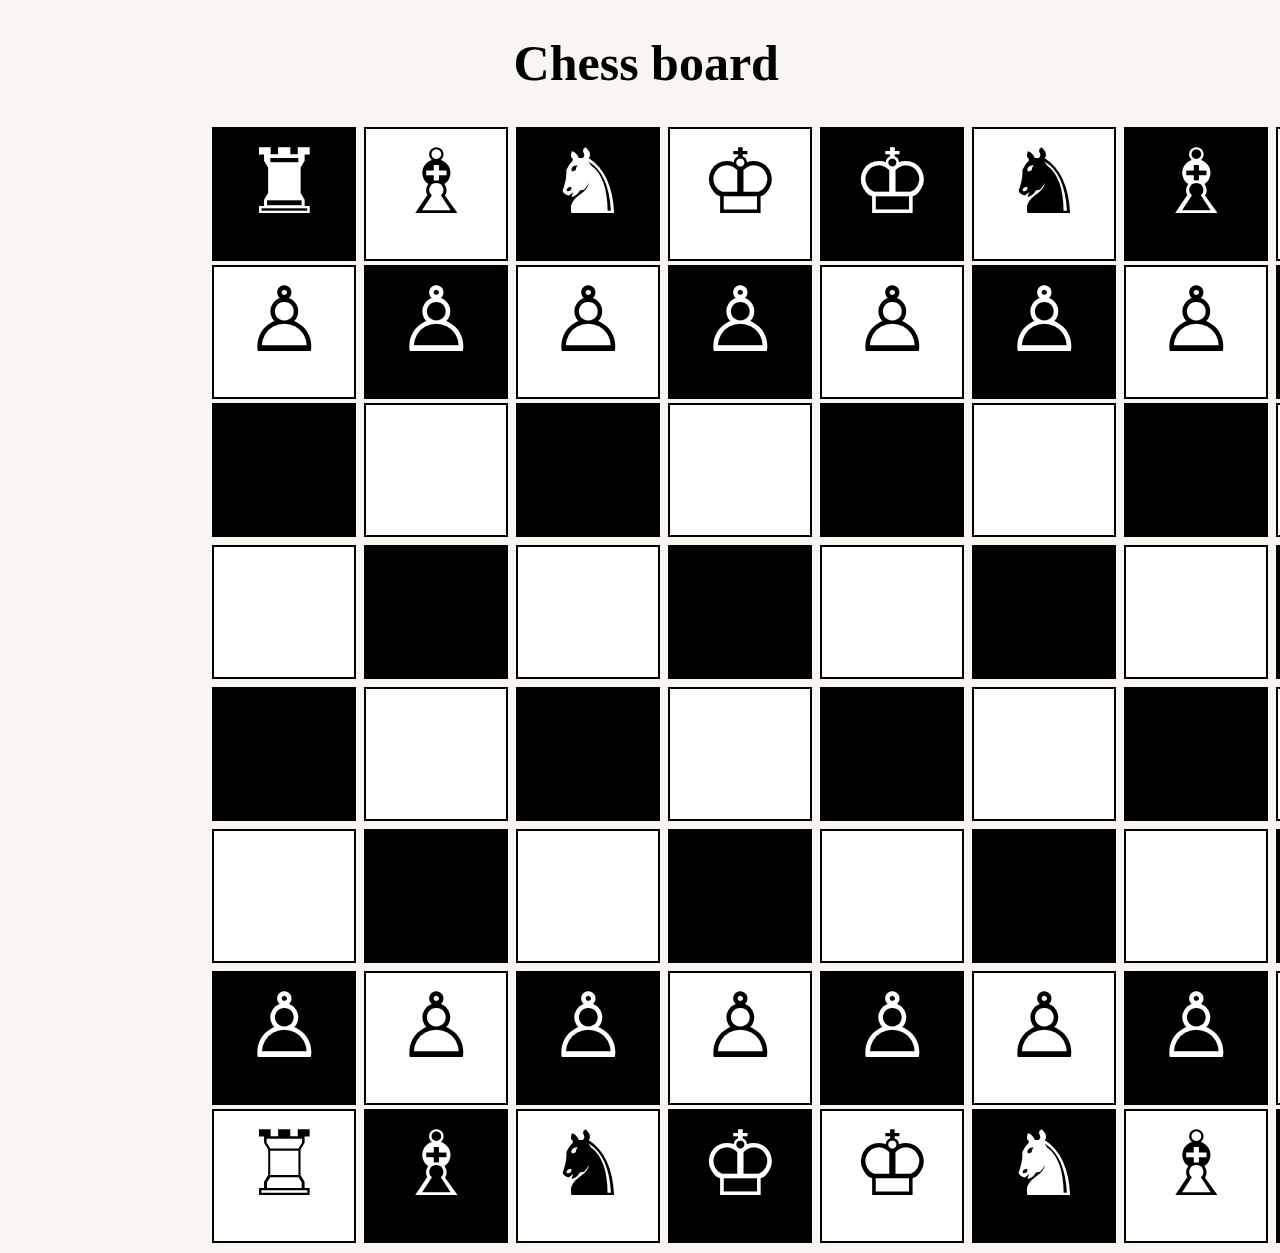
<file: index.html>
<!DOCTYPE html>
<html lang="en">
<head>
    <meta charset="UTF-8">
    <meta http-equiv="X-UA-Compatible" content="IE=edge">
    <meta name="viewport" content="width=device-width, initial-scale=1.0">
    <title>Document</title>
    <link rel="stylesheet" href="style.css">
    <style>
        .box{
            width: 140px;
            height: 130px;
            display: inline-table;
            border: 2px solid black;
            margin: 2px;
            font-size: 90px;
            text-align: center;
            position: relative;
            
            left: 16%;
            
        }
        .black{
            background-color: black;
            color:white;
            background-image: url(https://unsplash.com/s/photos/chess);
        }
            
            
        body{
            background-color: rgba(234, 226, 210, 0.293);
            
        }
        .white{
            background-color: white;
        }
        .black:hover{color: rgb(255, 0, 0);
            
        }
        .white:hover{
            color: rgb(0, 0, 255);
        }
        .p2{
            position: relative;
            left: 40%;
            font-size: 50px;
            
        }
       
       
    </style>
</head>
<body>
    <h1 class="p2">Chess board</h1>
   
    <div>
        <div class="box black">&#9820;</div>
        <div class="box white">&#9815;</div>
        <div class="box black">&#9822;</div>
        <div class="box white">&#9812;</div>
        <div class="box black">&#9812;</div>
        <div class="box white">&#9822;</div> 
        <div class="box black ">&#9815;</div>
        <div class="box white ">&#9820;</div>   

    </div>
    <div>
        <div class="box white">&#9817;</div>
        <div class="box black">&#9817;</div>
        <div class="box white">&#9817;</div>
        <div class="box black">&#9817;</div>
        <div class="box white">&#9817;</div>
        <div class="box black">&#9817;</div> 
        <div class="box white ">&#9817;</div>
        <div class="box black ">&#9817;</div>   

    </div>
    <div>
        <div class="box black"></div>
        <div class="box white"></div>
        <div class="box black"></div>
        <div class="box white"></div>
        <div class="box black"></div>
        <div class="box white"></div> 
        <div class="box black "></div>
        <div class="box white "></div>   

    </div>
    <div>
        <div class="box white"></div>
        <div class="box black"></div>
        <div class="box white"></div>
        <div class="box black"></div>
        <div class="box white"></div>
        <div class="box black"></div> 
        <div class="box white "></div>
        <div class="box black "></div>   

    </div>
    <div>
        <div class="box black"></div>
        <div class="box white"></div>
        <div class="box black"></div>
        <div class="box white"></div>
        <div class="box black"></div>
        <div class="box white"></div> 
        <div class="box black "></div>
        <div class="box white "></div>   

    </div>
    <div>
        <div class="box white"></div>
        <div class="box black"></div>
        <div class="box white"></div>
        <div class="box black"></div>
        <div class="box white"></div>
        <div class="box black"></div> 
        <div class="box white "></div>
        <div class="box black "></div>   

    </div>
    <div>
        <div class="box black">&#9817;</div>
        <div class="box white">&#9817;</div>
        <div class="box black">&#9817;</div>
        <div class="box white">&#9817;</div>
        <div class="box black">&#9817;</div>
        <div class="box white">&#9817;</div> 
        <div class="box black ">&#9817;</div>
        <div class="box white ">&#9817;</div>   

    </div>
    <div>
        <div class="box white">&#9814;</div>
        <div class="box black">&#9815;</div>
        <div class="box white">&#9822;</div>
        <div class="box black">&#9812;</div>
        <div class="box white">&#9812;</div>
        <div class="box black">&#9822;</div> 
        <div class="box white ">&#9815;</div>
        <div class="box black ">&#9820;</div>   

    </div>
</body>
    
   
   
</html>
</file>
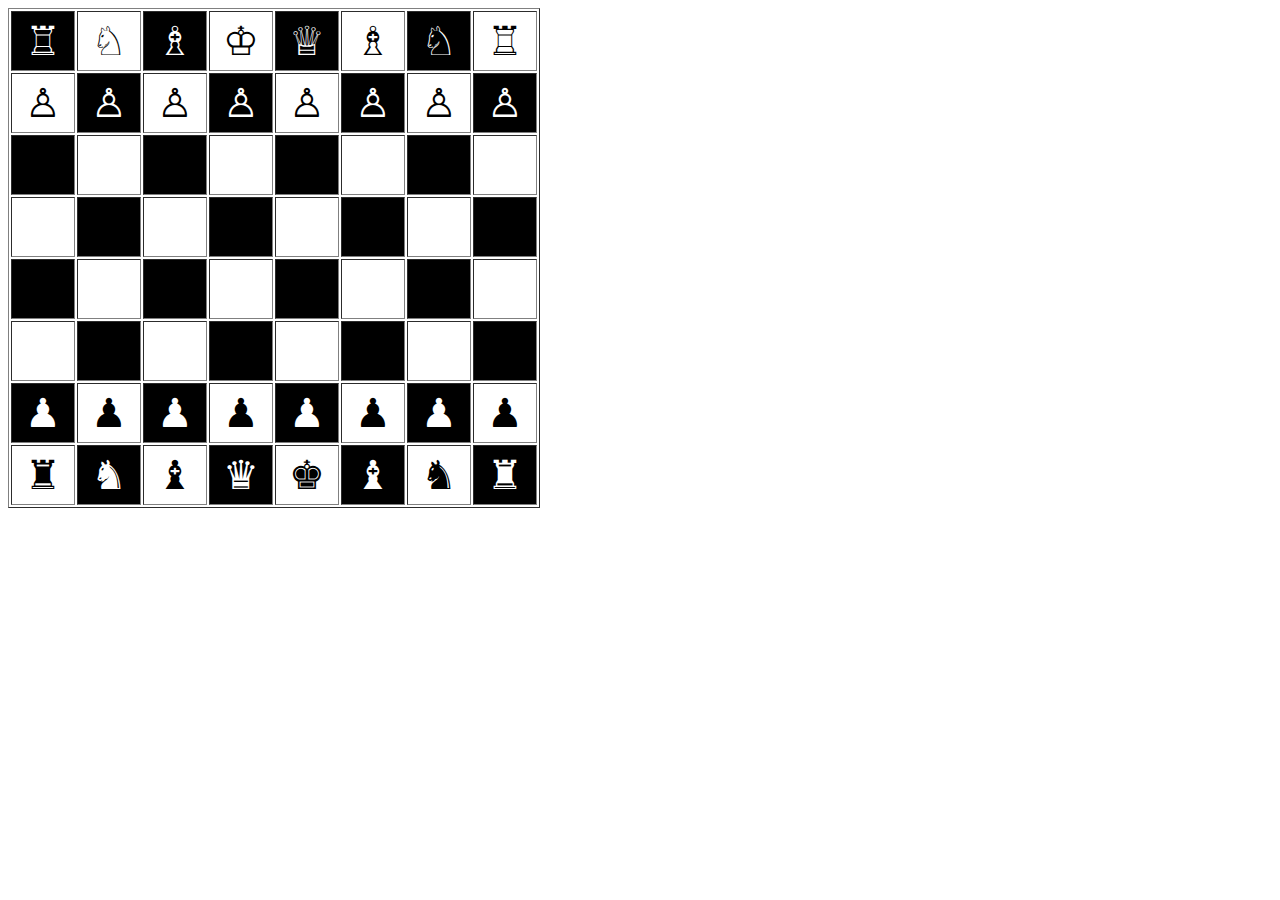
<file: cc.html>
<!DOCTYPE html>
<html lang="en">
<head>
    <meta charset="UTF-8">
    <meta http-equiv="X-UA-Compatible" content="IE=edge">
    <meta name="viewport" content="width=device-width, initial-scale=1.0">
    <title>Document</title>
</head>
<body>
    <table border="1">
        <tr height="60px">
          <td width="60px" style="font-size:40px; text-align:center;color:#fff;" bgcolor="#000">
            &#9814;
          </td>
          <td width="60px" style="font-size:40px; text-align:center;">&#9816;</td>
          <td width="60px" style="font-size:40px; text-align:center;color:#fff;" bgcolor="#000">
            &#9815;
          </td>
          <td width="60px" style="font-size:40px; text-align:center;">&#9812;</td>
          <td width="60px" style="font-size:40px; text-align:center;color:#fff;" bgcolor="#000">
            &#9813;
          </td>
          <td width="60px" style="font-size:40px; text-align:center;">&#9815;</td>
          <td width="60px" style="font-size:40px; text-align:center;color:#fff;" bgcolor="#000">
            &#9816;
          </td>
          <td width="60px" style="font-size:40px; text-align:center;">&#9814;</td>
        </tr>
        <tr height="60px">
          <td style="font-size:40px; text-align:center;">&#9817;</td>
          <td style="font-size:40px; text-align:center;color: #fff;" bgcolor="#000">&#9817;</td>
          <td style="font-size:40px; text-align:center;">&#9817;</td>
          <td style="font-size:40px; text-align:center;color: #fff;" bgcolor="#000">&#9817;</td>
          <td style="font-size:40px; text-align:center;">&#9817;</td>
          <td style="font-size:40px; text-align:center;color: #fff;" bgcolor="#000">&#9817;</td>
          <td style="font-size:40px; text-align:center;">&#9817;</td>
          <td style="font-size:40px; text-align:center;color: #fff;" bgcolor="#000">&#9817;</td>
        </tr>
        <tr height="60px">
          <td bgcolor="#000"></td>
          <td></td>
          <td bgcolor="#000"></td>
          <td></td>
          <td bgcolor="#000"></td>
          <td></td>
          <td bgcolor="#000"></td>
          <td></td>
        </tr>
        <tr height="60px">
          <td></td>
          <td bgcolor="#000"></td>
          <td></td>
          <td bgcolor="#000"></td>
          <td></td>
          <td bgcolor="#000"></td>
          <td></td>
          <td bgcolor="#000"></td>
        </tr>
        <tr height="60px">
          <td bgcolor="#000"></td>
          <td></td>
          <td bgcolor="#000"></td>
          <td></td>
          <td bgcolor="#000"></td>
          <td></td>
          <td bgcolor="#000"></td>
          <td></td>
        </tr>
        <tr height="60px">
          <td></td>
          <td bgcolor="#000"></td>
          <td></td>
          <td bgcolor="#000"></td>
          <td></td>
          <td bgcolor="#000"></td>
          <td></td>
          <td bgcolor="#000"></td>
        </tr>
        <tr height="60px">
          <td style="font-size:40px; text-align:center;color:#fff;" bgcolor="#000">&#9823;</td>
          <td style="font-size:40px; text-align:center;">&#9823;</td>
          <td style="font-size:40px; text-align:center;color:#fff;" bgcolor="#000">&#9823;</td>
          <td style="font-size:40px; text-align:center;">&#9823;</td>
          <td style="font-size:40px; text-align:center;color:#fff;" bgcolor="#000">&#9823;</td>
          <td style="font-size:40px; text-align:center;">&#9823;</td>
          <td style="font-size:40px; text-align:center;color:#fff;" bgcolor="#000">&#9823;</td>
          <td style="font-size:40px; text-align:center;">&#9823;</td>
        </tr>
        <tr height="60px">
          <td style="font-size:40px; text-align:center;">&#9820;</td>
          <td style="font-size:40px; text-align:center;color:#fff;" bgcolor="#000">&#9822;</td>
          <td style="font-size:40px; text-align:center;">&#9821;</td>
          <td style="font-size:40px; text-align:center;color:#fff;" bgcolor="#000">&#9819;</td>
          <td style="font-size:40px; text-align:center;">&#9818;</td>
          <td style="font-size:40px; text-align:center;color:#fff;" bgcolor="#000">&#9821;</td>
          <td style="font-size:40px; text-align:center;">&#9822;</td>
          <td style="font-size:40px; text-align:center;color:#fff;" bgcolor="#000">&#9820;</td>
        </tr>
      </table>
    
</body>
</html>
</file>
<file: style.css>
table{
    border: 1px solid rgb(132, 44, 44);
    width: 150px;
    height: 150px;
    display: inline-block;
    margin: -2px;
}
</file>
